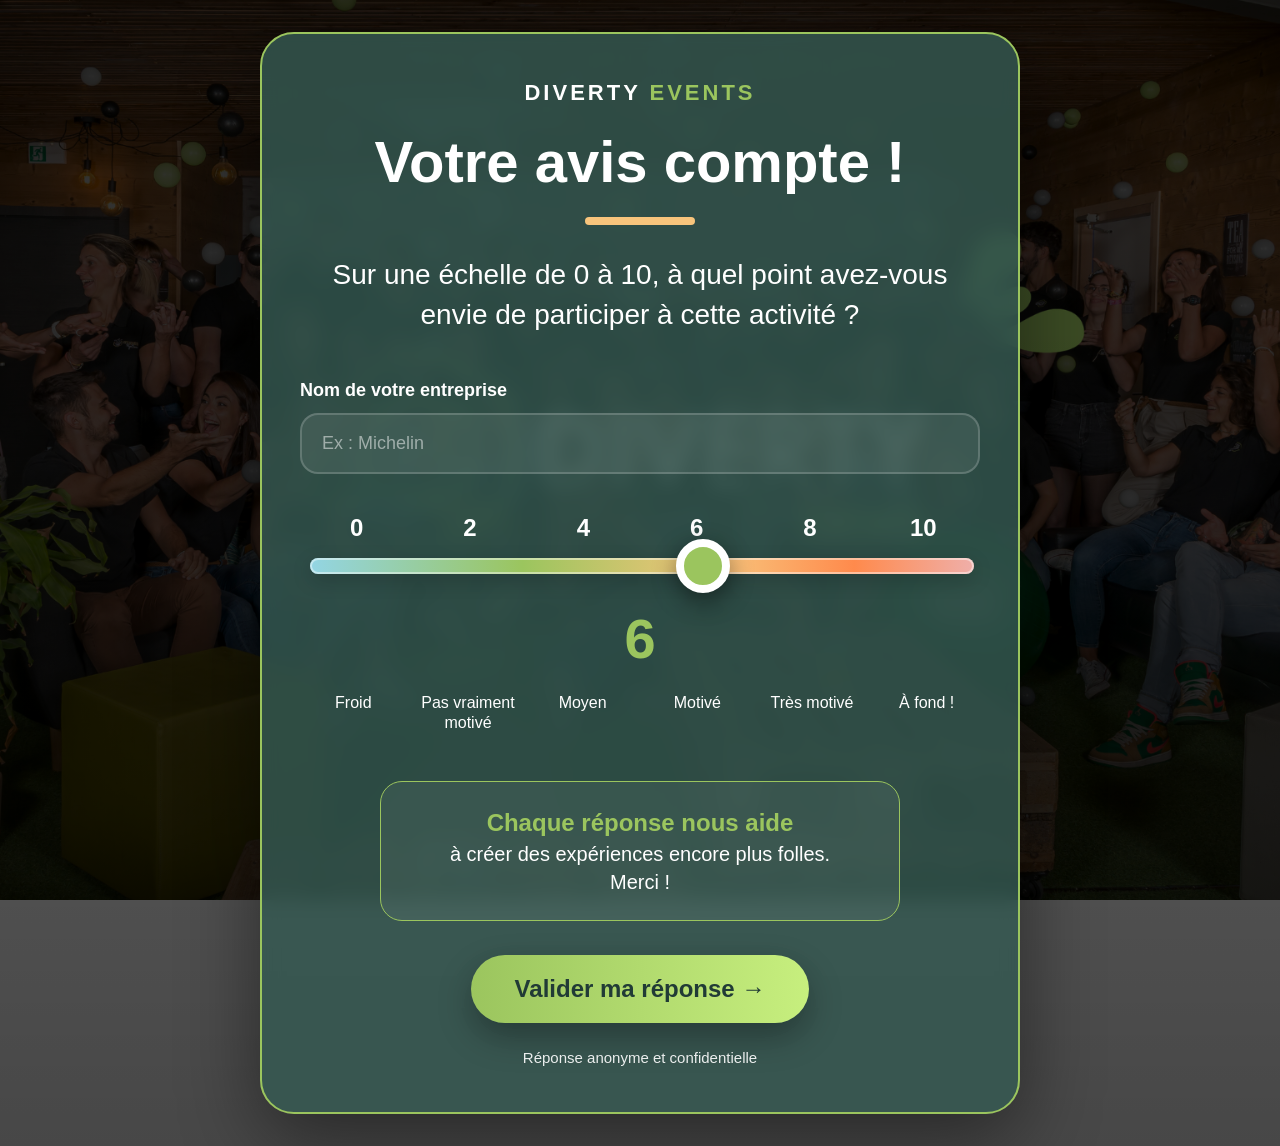
<file: index.html>
<!DOCTYPE html>
<html lang="fr">
<head>
  <meta charset="UTF-8" />
  <meta name="viewport" content="width=device-width, initial-scale=1.0" />
  <title>Baromètre Diverty</title>

  <style>
    :root {
      --vert: #9bc55e;
      --vert-fonce: #355952;
      --jaune: #f8c47c;
      --rose: #efafaa;
      --bleu: #93d5e4;
      --blanc: #ffffff;
    }

    * {
      box-sizing: border-box;
    }

    body {
      margin: 0;
      min-height: 100vh;
      font-family: Futura, "Trebuchet MS", Arial, sans-serif;
      color: var(--blanc);

      background:
        linear-gradient(rgba(0,0,0,0.58), rgba(0,0,0,0.72)),
        url("fond-diverty.png") center / cover no-repeat fixed;

      display: flex;
      align-items: center;
      justify-content: center;
      padding: 32px 18px;
    }

    .card {
      width: 100%;
      max-width: 760px;
      padding: 46px 38px;
      border-radius: 34px;

      background: rgba(53, 89, 82, 0.82);

      border: 2px solid var(--vert);

      box-shadow: 0 24px 80px rgba(0,0,0,0.45);

      backdrop-filter: blur(10px);

      text-align: center;
    }

    .logo {
      font-size: 22px;
      font-weight: 700;
      letter-spacing: 3px;
      margin-bottom: 26px;
    }

    .logo span {
      color: var(--vert);
    }

    h1 {
      font-size: clamp(34px, 6vw, 58px);
      margin: 0;
      line-height: 1.05;
    }

    .underline {
      width: 110px;
      height: 8px;
      background: var(--jaune);
      border-radius: 99px;
      margin: 24px auto 30px;
    }

    .question {
      font-size: clamp(20px, 3vw, 28px);
      line-height: 1.45;
      margin-bottom: 44px;
    }

    /* ENTREPRISE */

    .company-field {
      margin-bottom: 40px;
      text-align: left;
    }

    .company-field label {
      display: block;
      margin-bottom: 12px;
      font-size: 18px;
      font-weight: 600;
      color: var(--blanc);
    }

    .company-field input {
      width: 100%;
      padding: 18px 20px;
      border-radius: 18px;
      border: 2px solid rgba(255,255,255,0.18);

      background: rgba(255,255,255,0.08);

      color: white;

      font-size: 18px;

      font-family: inherit;

      outline: none;

      transition:
        border 0.2s ease,
        background 0.2s ease,
        transform 0.2s ease;
    }

    .company-field input::placeholder {
      color: rgba(255,255,255,0.5);
    }

    .company-field input:focus {
      border-color: var(--vert);
      background: rgba(255,255,255,0.12);
      transform: translateY(-1px);
    }

    /* SLIDER */

    .scale-numbers {
      display: grid;
      grid-template-columns: repeat(6, 1fr);
      margin-bottom: 14px;
      font-size: 24px;
      font-weight: 700;
    }

    .slider-wrap {
      position: relative;
      padding: 0 8px;
    }

    input[type="range"] {
      -webkit-appearance: none;
      appearance: none;

      width: 100%;
      height: 16px;

      border-radius: 999px;

      outline: none;

      background: linear-gradient(
        90deg,
        var(--bleu) 0%,
        var(--vert) 32%,
        var(--jaune) 62%,
        #ff8a4c 82%,
        var(--rose) 100%
      );

      box-shadow:
        inset 0 0 0 2px rgba(255,255,255,0.45),
        0 6px 20px rgba(0,0,0,0.2);
    }

    input[type="range"]::-webkit-slider-thumb {
      -webkit-appearance: none;
      appearance: none;

      width: 54px;
      height: 54px;

      border-radius: 50%;

      background: var(--vert);

      border: 8px solid var(--blanc);

      cursor: pointer;

      box-shadow: 0 8px 24px rgba(0,0,0,0.45);

      transition:
        transform 0.15s ease,
        box-shadow 0.15s ease;
    }

    input[type="range"]::-webkit-slider-thumb:hover {
      transform: scale(1.05);
    }

    input[type="range"]::-moz-range-thumb {
      width: 54px;
      height: 54px;

      border-radius: 50%;

      background: var(--vert);

      border: 8px solid var(--blanc);

      cursor: pointer;

      box-shadow: 0 8px 24px rgba(0,0,0,0.45);
    }

    .value {
      font-size: 56px;
      color: var(--vert);
      font-weight: 800;
      margin: 28px 0 8px;
    }

    .labels {
      display: grid;
      grid-template-columns: repeat(6, 1fr);
      gap: 8px;

      margin-top: 22px;

      font-size: 16px;
      line-height: 1.25;
    }

    /* MESSAGE */

    .info {
      margin: 48px auto 34px;

      padding: 24px 28px;

      border: 1.5px solid var(--vert);

      border-radius: 22px;

      max-width: 520px;

      background: rgba(255,255,255,0.06);

      font-size: 20px;
      line-height: 1.4;
    }

    .info strong {
      color: var(--vert);
      font-size: 24px;
    }

    /* BOUTON */

    button {
      border: none;

      border-radius: 999px;

      padding: 20px 44px;

      font-size: 24px;
      font-weight: 800;

      font-family: inherit;

      cursor: pointer;

      color: #213b36;

      background: linear-gradient(
        90deg,
        var(--vert),
        #c7ef7e
      );

      box-shadow: 0 14px 34px rgba(0,0,0,0.32);

      transition:
        transform 0.15s ease,
        box-shadow 0.15s ease;
    }

    button:hover {
      transform: translateY(-2px);

      box-shadow:
        0 18px 40px rgba(0,0,0,0.4);
    }

    .privacy {
      margin-top: 26px;
      font-size: 15px;
      opacity: 0.9;
    }

    /* MOBILE */

    @media (max-width: 600px) {

      .card {
        padding: 34px 22px;
      }

      .scale-numbers {
        font-size: 18px;
      }

      .labels {
        font-size: 12px;
      }

      button {
        width: 100%;
        font-size: 20px;
      }

      .company-field input {
        font-size: 16px;
      }

    }
  </style>
</head>

<body>

  <main class="card">

    <div class="logo">
      DIVERTY <span>EVENTS</span>
    </div>

    <h1>Votre avis compte !</h1>

    <div class="underline"></div>

    <div class="question">
      Sur une échelle de 0 à 10,
      à quel point avez-vous envie
      de participer à cette activité ?
    </div>

    <!-- ENTREPRISE -->

    <div class="company-field">

      <label for="company">
        Nom de votre entreprise
      </label>

      <input
        type="text"
        id="company"
        placeholder="Ex : Michelin"
      />

    </div>

    <!-- SLIDER -->

    <div class="scale-numbers">
      <span>0</span>
      <span>2</span>
      <span>4</span>
      <span>6</span>
      <span>8</span>
      <span>10</span>
    </div>

    <div class="slider-wrap">

      <input
        type="range"
        id="score"
        min="0"
        max="10"
        step="2"
        value="6"
      />

    </div>

    <div class="value" id="scoreValue">
      6
    </div>

    <div class="labels">
      <span>Froid</span>
      <span>Pas vraiment motivé</span>
      <span>Moyen</span>
      <span>Motivé</span>
      <span>Très motivé</span>
      <span>À fond !</span>
    </div>

    <!-- MESSAGE -->

    <div class="info">

      <strong>
        Chaque réponse nous aide
      </strong>

      <br />

      à créer des expériences encore plus folles.

      <br />

      Merci !

    </div>

    <!-- BOUTON -->

  <button
  id="submitButton"
  type="button"
  onclick="submitForm()"
>
  Valider ma réponse →
</button>
    <div class="privacy">
      Réponse anonyme et confidentielle
    </div>

  </main>

<script>
  /*
    URL DU GOOGLE APPS SCRIPT
    Remplace le texte ci-dessous par ton URL terminant par /exec
  */
  const SCRIPT_URL =
    "https://script.google.com/macros/s/AKfycbybjy8WSfvT1bGDnrUmUls4hxWWXVfRNHD_NKe6iV78TIjiMwP1smMzFYrrGhwJTnXX/exec";

  /*
    NOM DE L'ACTIVITÉ OU DU QUESTIONNAIRE
    Tu peux changer cette valeur sur chaque page dupliquée.
  */
  const ACTIVITE =
    "Burger Party - Avant évènement";

  /*
    URL DE REDIRECTION APRÈS L'ENREGISTREMENT
  */
  const REDIRECT_URL =
    "https://experiencesdiverty.github.io/indice-mystere/index.html";

  const score =
    document.getElementById("score");

  const scoreValue =
    document.getElementById("scoreValue");

  const submitButton =
    document.getElementById("submitButton");

  score.addEventListener("input", () => {
    scoreValue.textContent = score.value;
  });

  async function submitForm() {
    const client =
      document
        .getElementById("company")
        .value
        .trim();

    const note =
      Number(score.value);

    if (!client) {
      alert("Merci de renseigner le nom de votre entreprise.");
      return;
    }

    submitButton.disabled = true;
    submitButton.textContent = "Enregistrement...";

    const payload = {
      client: client,
      activite: ACTIVITE,
      note: note
    };

    try {
      await fetch(SCRIPT_URL, {
        method: "POST",
        mode: "no-cors",
        headers: {
          "Content-Type": "text/plain;charset=utf-8"
        },
        body: JSON.stringify(payload)
      });

      window.location.href = REDIRECT_URL;

    } catch (error) {
      console.error(error);

      submitButton.disabled = false;
      submitButton.textContent = "Valider ma réponse →";

      alert(
        "La réponse n'a pas pu être enregistrée. Merci de réessayer."
      );
    }
  }
</script>

</body>
</html>
</file>
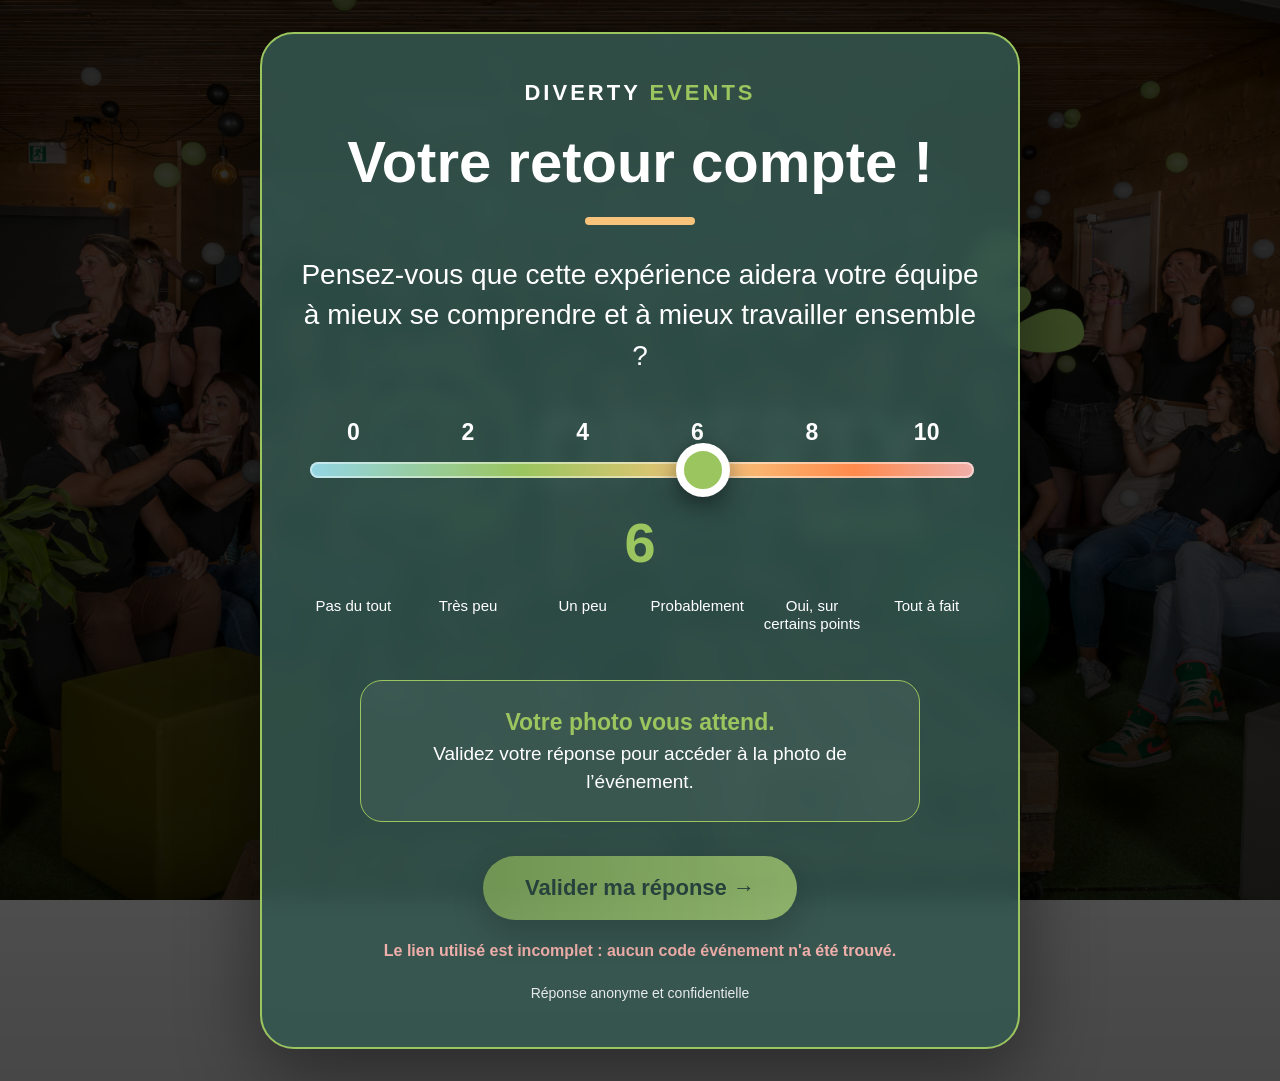
<file: formation/question-test/apres.html>
<!DOCTYPE html>
<html lang="fr">
<head>
  <meta charset="UTF-8" />
  <meta name="viewport" content="width=device-width, initial-scale=1.0" />

  <title>Après l’activité — Santé mentale</title>

  <link rel="stylesheet" href="../../styles/style.css" />
</head>

<body>
  <main class="card">
    <div class="logo">
      DIVERTY <span>EVENTS</span>
    </div>

    <h1>Votre retour compte !</h1>

    <div class="underline"></div>

    <div class="question" id="questionText"></div>

    <div class="scale-numbers">
      <span>0</span>
      <span>2</span>
      <span>4</span>
      <span>6</span>
      <span>8</span>
      <span>10</span>
    </div>

    <div class="slider-wrap">
      <input
        type="range"
        id="score"
        min="0"
        max="10"
        step="2"
        value="6"
      />
    </div>

    <div class="value" id="scoreValue">6</div>

    <div class="labels">
      <span id="label0"></span>
      <span id="label2"></span>
      <span id="label4"></span>
      <span id="label6"></span>
      <span id="label8"></span>
      <span id="label10"></span>
    </div>

    <div class="info">
      <strong>Votre photo vous attend.</strong>
      <br />
      Validez votre réponse pour accéder à la photo de l’événement.
    </div>

    <button
      id="submitButton"
      type="button"
      onclick="submitForm()"
    >
      Valider ma réponse →
    </button>

    <div class="error-message" id="errorMessage"></div>

    <div class="privacy">
      Réponse anonyme et confidentielle
    </div>
  </main>

  <script>
    const CONFIG = {
      activity: "Serious Game Santé mentale",

      moment: "Après",

      question:
        "Pensez-vous que cette expérience aidera votre équipe à mieux se comprendre et à mieux travailler ensemble ?",

      labels: {
        0: "Pas du tout",
        2: "Très peu",
        4: "Un peu",
        6: "Probablement",
        8: "Oui, sur certains points",
        10: "Tout à fait"
      },

      redirectPage: "photo.html",

      scriptUrl:
        "https://script.google.com/macros/s/AKfycbwvOaD7CaTIw763Fr-FqAxHytmID2fBGBx-mZBUOHrWX-6uUU8zPX9HoGNw_8gGPDRT/exec"
    };
  </script>

  <script src="../../scripts/questionnaire.js"></script>
</body>
</html>
</file>
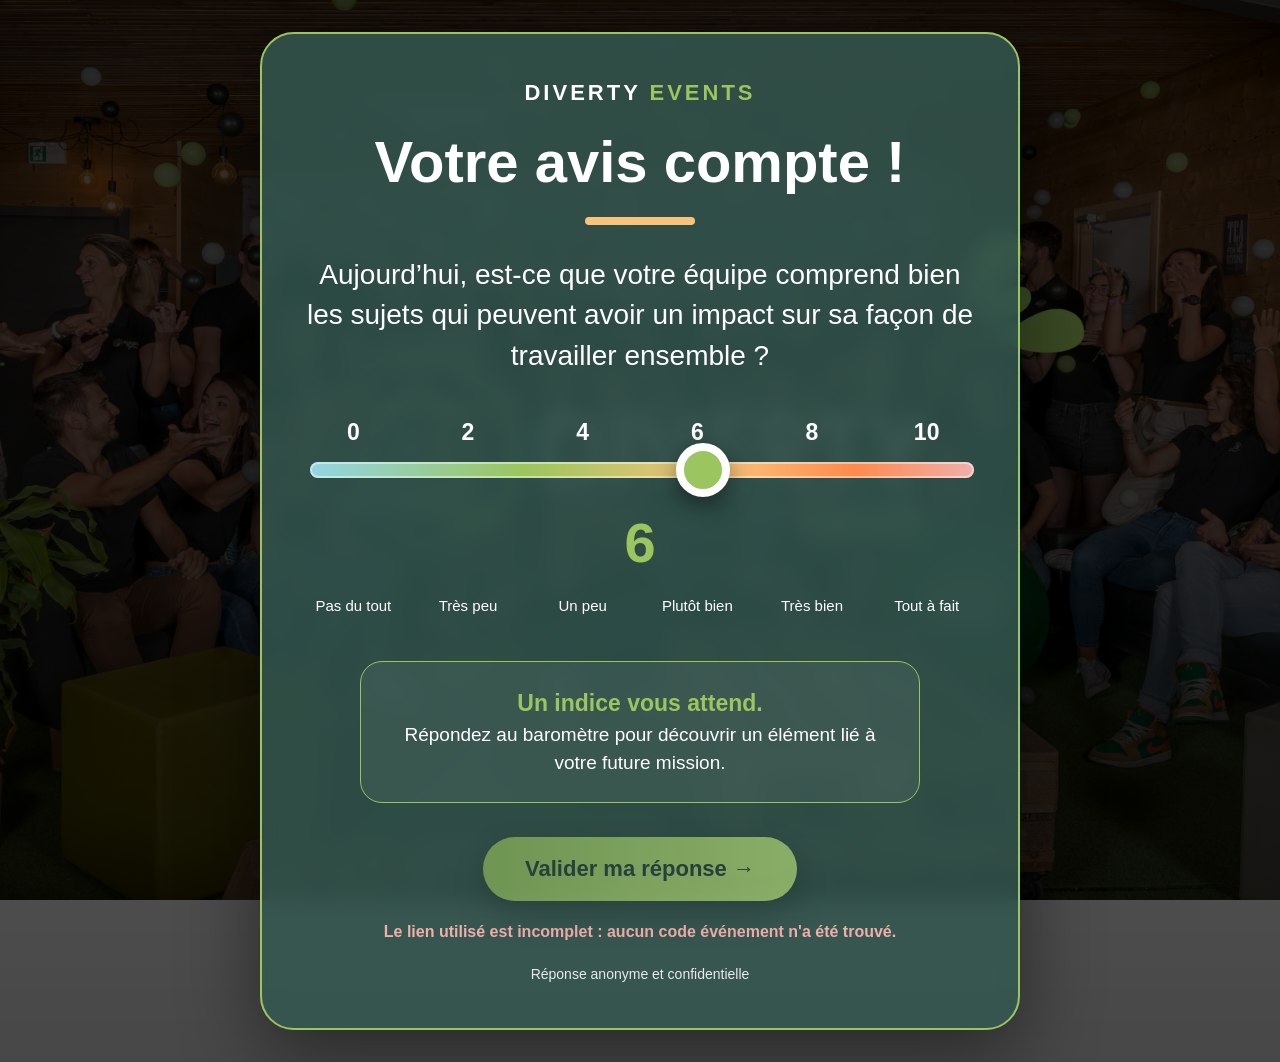
<file: formation/question-test/avant.html>
<!DOCTYPE html>
<html lang="fr">
<head>
  <meta charset="UTF-8" />
  <meta name="viewport" content="width=device-width, initial-scale=1.0" />

  <title>Avant l’activité — Santé mentale</title>

  <link rel="stylesheet" href="../../styles/style.css" />
</head>

<body>
  <main class="card">
    <div class="logo">
      DIVERTY <span>EVENTS</span>
    </div>

    <h1>Votre avis compte !</h1>

    <div class="underline"></div>

    <div class="question" id="questionText"></div>

    <div class="scale-numbers">
      <span>0</span>
      <span>2</span>
      <span>4</span>
      <span>6</span>
      <span>8</span>
      <span>10</span>
    </div>

    <div class="slider-wrap">
      <input
        type="range"
        id="score"
        min="0"
        max="10"
        step="2"
        value="6"
      />
    </div>

    <div class="value" id="scoreValue">6</div>

    <div class="labels">
      <span id="label0"></span>
      <span id="label2"></span>
      <span id="label4"></span>
      <span id="label6"></span>
      <span id="label8"></span>
      <span id="label10"></span>
    </div>

    <div class="info">
      <strong>Un indice vous attend.</strong>
      <br />
      Répondez au baromètre pour découvrir un élément lié à votre future mission.
    </div>

    <button
      id="submitButton"
      type="button"
      onclick="submitForm()"
    >
      Valider ma réponse →
    </button>

    <div class="error-message" id="errorMessage"></div>

    <div class="privacy">
      Réponse anonyme et confidentielle
    </div>
  </main>

  <script>
    const CONFIG = {
      activity: "Serious Game Santé mentale",

      moment: "Avant",

      question:
        "Aujourd’hui, est-ce que votre équipe comprend bien les sujets qui peuvent avoir un impact sur sa façon de travailler ensemble ?",

      labels: {
        0: "Pas du tout",
        2: "Très peu",
        4: "Un peu",
        6: "Plutôt bien",
        8: "Très bien",
        10: "Tout à fait"
      },

      redirectPage: "indice.html",

      scriptUrl:
        "https://script.google.com/macros/s/AKfycbwvOaD7CaTIw763Fr-FqAxHytmID2fBGBx-mZBUOHrWX-6uUU8zPX9HoGNw_8gGPDRT/exec"
    };
  </script>

  <script src="../../scripts/questionnaire.js"></script>
</body>
</html>
</file>
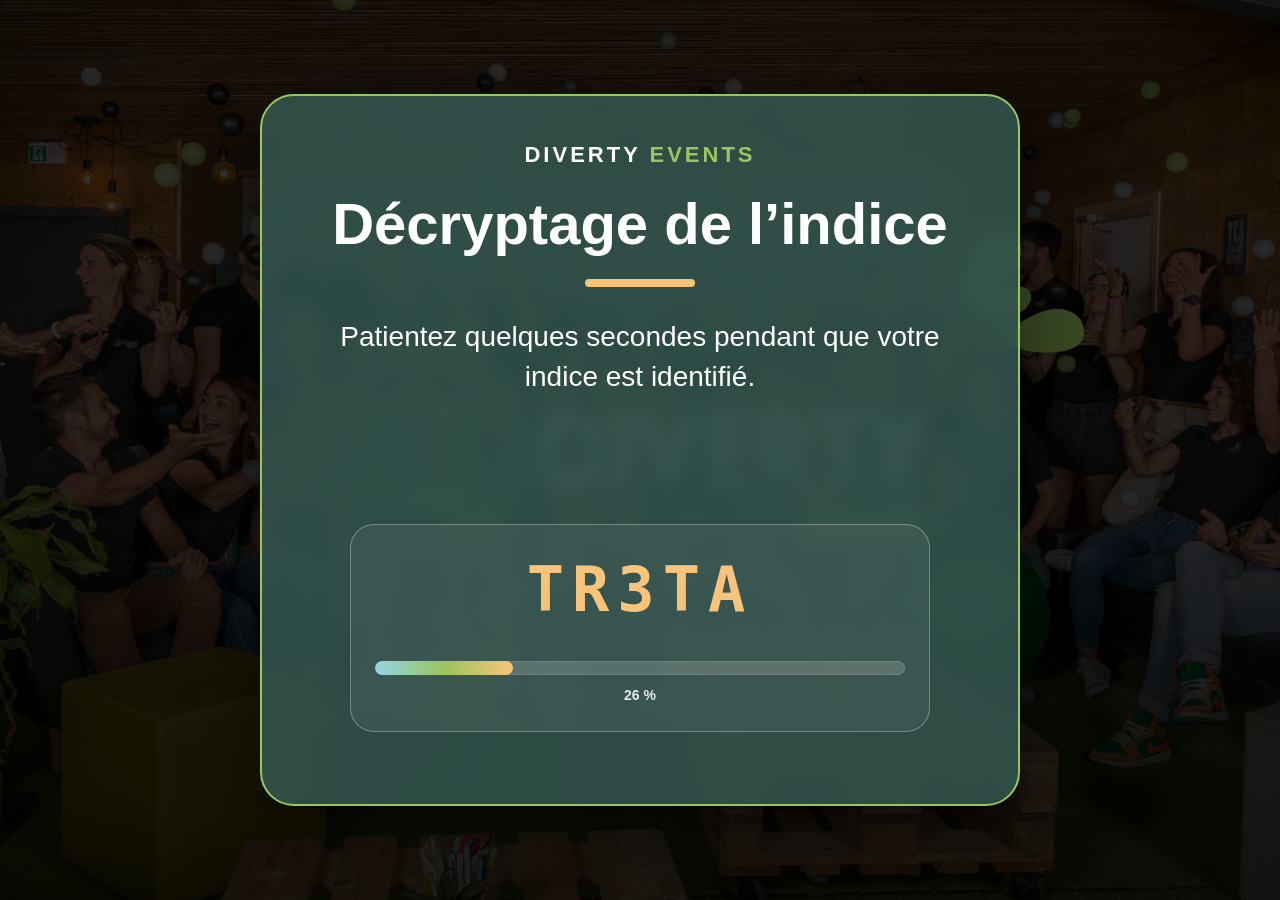
<file: formation/question-test/indice.html>
<!DOCTYPE html>
<html lang="fr">
<head>
  <meta charset="UTF-8" />
  <meta name="viewport" content="width=device-width, initial-scale=1.0" />

  <title id="pageTitle">Décryptage de l’indice</title>

  <link rel="stylesheet" href="../../styles/style.css" />

  <style>
    .decrypt-card {
      overflow: hidden;
    }

    .decrypt-title {
      min-height: 1.5em;
      transition: opacity 0.25s ease;
    }

    .decrypt-zone {
      max-width: 580px;
      margin: 34px auto 26px;
      padding: 28px 24px;

      border: 1px solid rgba(255, 255, 255, 0.3);
      border-radius: 24px;

      background: rgba(255, 255, 255, 0.06);
    }

    .decrypt-code {
      min-height: 1.3em;
      margin-bottom: 28px;

      color: var(--jaune);
      font-family: Consolas, Monaco, monospace;
      font-size: clamp(32px, 8vw, 62px);
      font-weight: 900;
      letter-spacing: 8px;
      line-height: 1.2;
      word-break: break-all;
    }

    .progress-track {
      width: 100%;
      height: 14px;

      overflow: hidden;
      border-radius: 999px;

      background: rgba(255, 255, 255, 0.16);
      box-shadow: inset 0 0 0 1px rgba(255, 255, 255, 0.14);
    }

    .progress-bar {
      width: 0%;
      height: 100%;

      border-radius: inherit;

      background: linear-gradient(
        90deg,
        var(--bleu),
        var(--vert),
        var(--jaune)
      );

      transition: width 0.15s linear;
    }

    .progress-value {
      margin-top: 12px;

      font-size: 14px;
      font-weight: 700;
      opacity: 0.88;
    }

    .final-content {
      display: none;
      opacity: 0;
      transform: translateY(16px);

      transition:
        opacity 0.55s ease,
        transform 0.55s ease;
    }

    .final-content.visible {
      display: block;
    }

    .final-content.revealed {
      opacity: 1;
      transform: translateY(0);
    }

    .success-line {
      margin-bottom: 18px;

      color: var(--vert);
      font-size: 18px;
      font-weight: 800;
      letter-spacing: 0.5px;
    }

    .revealed-label {
      margin-bottom: 14px;

      font-size: 19px;
      opacity: 0.92;
    }

    .revealed-code {
      display: inline-block;

      margin: 8px auto 28px;
      padding: 24px 34px;

      border-radius: 24px;

      color: var(--vert-fonce);
      background: var(--blanc);

      font-size: clamp(38px, 9vw, 72px);
      font-weight: 900;
      letter-spacing: 4px;

      box-shadow: 0 18px 45px rgba(0, 0, 0, 0.35);
    }

    .letter-pop {
      display: inline-block;

      opacity: 0;
      transform: translateY(12px) scale(0.75);

      animation: revealLetter 0.34s forwards;
    }

    @keyframes revealLetter {
      to {
        opacity: 1;
        transform: translateY(0) scale(1);
      }
    }

    @media (max-width: 600px) {
      .decrypt-code {
        letter-spacing: 4px;
      }

      .decrypt-zone {
        padding: 24px 16px;
      }

      .revealed-code {
        padding: 22px 18px;
        letter-spacing: 2px;
      }
    }
  </style>
</head>

<body>
  <main class="card decrypt-card">
    <div class="logo">
      DIVERTY <span>EVENTS</span>
    </div>

    <h1 id="mainTitle"></h1>

    <div class="underline"></div>

    <div id="decryptSection">
      <div class="intro" id="introText"></div>

      <div class="intro decrypt-title" id="statusText"></div>

      <div class="decrypt-zone">
        <div class="decrypt-code" id="scrambledCode">
          X7P4K9
        </div>

        <div class="progress-track">
          <div class="progress-bar" id="progressBar"></div>
        </div>

        <div class="progress-value" id="progressValue">
          0 %
        </div>
      </div>
    </div>

    <div class="final-content" id="finalContent">
      <div class="success-line" id="successText"></div>

      <div class="revealed-label" id="resultLabel"></div>

      <div class="revealed-code" id="revealedCode"></div>

      <div class="info">
        <strong id="finalTitle"></strong>
        <br />
        <span id="finalText"></span>
      </div>

      <div class="small" id="footerText"></div>
    </div>
  </main>

  <script>
    /* =====================================================
       CONFIGURATION À MODIFIER
       Modifie uniquement cette partie pour une autre activité
       ===================================================== */

    const CONFIG = {
      pageTitle:
        "Décryptage de l’indice",

      mainTitle:
        "Décryptage de l’indice",

      introText:
        "Patientez quelques secondes pendant que votre indice est identifié.",

      indices: [
        "EMOTIONS",
        "FILM",
        "RILEY"
      ],

      messages: [
        "Connexion au serveur DIVERTY...",
        "Analyse des réponses...",
        "Recherche d’un indice...",
        "Décryptage en cours..."
      ],

      identifiedMessage:
        "Indice identifié...",

      successText:
        "✓ Décryptage terminé",

      resultLabel:
        "Votre indice personnel est :",

      finalTitle:
        "Gardez-le précieusement.",

      finalText:
        "D’autres participants ont peut-être reçu un indice différent. Échangez entre vous pour découvrir le mot mystère.",

      footerText:
        "Merci pour votre participation.",

      totalDuration:
        4200,

      finalPause:
        450,

      letterRevealDelay:
        120,

      scrambleSpeed:
        85,

      scrambleCharacters:
        "ABCDEFGHIJKLMNOPQRSTUVWXYZ0123456789#@%&"
    };

    /* =====================================================
       FIN DE LA CONFIGURATION
       Ne pas modifier la partie ci-dessous
       ===================================================== */

    const pageTitle =
      document.getElementById("pageTitle");

    const mainTitle =
      document.getElementById("mainTitle");

    const introText =
      document.getElementById("introText");

    const statusText =
      document.getElementById("statusText");

    const scrambledCode =
      document.getElementById("scrambledCode");

    const progressBar =
      document.getElementById("progressBar");

    const progressValue =
      document.getElementById("progressValue");

    const decryptSection =
      document.getElementById("decryptSection");

    const finalContent =
      document.getElementById("finalContent");

    const successText =
      document.getElementById("successText");

    const resultLabel =
      document.getElementById("resultLabel");

    const revealedCode =
      document.getElementById("revealedCode");

    const finalTitle =
      document.getElementById("finalTitle");

    const finalText =
      document.getElementById("finalText");

    const footerText =
      document.getElementById("footerText");

    function validateConfig() {
      if (
        !Array.isArray(CONFIG.indices) ||
        CONFIG.indices.length === 0
      ) {
        throw new Error(
          "La liste CONFIG.indices doit contenir au moins un indice."
        );
      }

      if (
        !Array.isArray(CONFIG.messages) ||
        CONFIG.messages.length === 0
      ) {
        throw new Error(
          "La liste CONFIG.messages doit contenir au moins un message."
        );
      }

      if (
        !Number.isFinite(CONFIG.totalDuration) ||
        CONFIG.totalDuration < 500
      ) {
        throw new Error(
          "CONFIG.totalDuration doit être supérieur ou égal à 500 millisecondes."
        );
      }
    }

    function applyConfigTexts() {
      document.title = CONFIG.pageTitle;

      pageTitle.textContent =
        CONFIG.pageTitle;

      mainTitle.textContent =
        CONFIG.mainTitle;

      introText.textContent =
        CONFIG.introText;

      statusText.textContent =
        CONFIG.messages[0];

      successText.textContent =
        CONFIG.successText;

      resultLabel.textContent =
        CONFIG.resultLabel;

      finalTitle.textContent =
        CONFIG.finalTitle;

      finalText.textContent =
        CONFIG.finalText;

      footerText.textContent =
        CONFIG.footerText;
    }

    const selectedIndex =
      CONFIG.indices[
        Math.floor(Math.random() * CONFIG.indices.length)
      ];

    function createRandomCode(length) {
      let result = "";

      for (let i = 0; i < length; i += 1) {
        const randomPosition =
          Math.floor(
            Math.random() *
            CONFIG.scrambleCharacters.length
          );

        result +=
          CONFIG.scrambleCharacters[randomPosition];
      }

      return result;
    }

    function updateMessage(progress) {
      const messageCount =
        CONFIG.messages.length;

      const messageIndex =
        Math.min(
          Math.floor(progress * messageCount),
          messageCount - 1
        );

      const nextMessage =
        CONFIG.messages[messageIndex];

      if (statusText.textContent === nextMessage) {
        return;
      }

      statusText.style.opacity = "0";

      window.setTimeout(() => {
        statusText.textContent =
          nextMessage;

        statusText.style.opacity =
          "1";
      }, 160);
    }

    function revealFinalCode() {
      decryptSection.style.display =
        "none";

      revealedCode.innerHTML =
        "";

      selectedIndex
        .split("")
        .forEach((letter, index) => {
          const span =
            document.createElement("span");

          span.className =
            "letter-pop";

          span.textContent =
            letter;

          span.style.animationDelay =
            `${index * CONFIG.letterRevealDelay}ms`;

          revealedCode.appendChild(span);
        });

      finalContent.classList.add(
        "visible"
      );

      window.requestAnimationFrame(() => {
        finalContent.classList.add(
          "revealed"
        );
      });
    }

    function startDecryptAnimation() {
      const startTime =
        performance.now();

      const scrambleInterval =
        window.setInterval(() => {
          scrambledCode.textContent =
            createRandomCode(
              selectedIndex.length
            );
        }, CONFIG.scrambleSpeed);

      function animate(currentTime) {
        const elapsed =
          currentTime - startTime;

        const progress =
          Math.min(
            elapsed / CONFIG.totalDuration,
            1
          );

        const percentage =
          Math.round(progress * 100);

        progressBar.style.width =
          `${percentage}%`;

        progressValue.textContent =
          `${percentage} %`;

        updateMessage(progress);

        if (progress < 1) {
          window.requestAnimationFrame(
            animate
          );

          return;
        }

        window.clearInterval(
          scrambleInterval
        );

        scrambledCode.textContent =
          selectedIndex;

        statusText.textContent =
          CONFIG.identifiedMessage;

        window.setTimeout(
          revealFinalCode,
          CONFIG.finalPause
        );
      }

      window.requestAnimationFrame(
        animate
      );
    }

    try {
      validateConfig();
      applyConfigTexts();
      startDecryptAnimation();
    } catch (error) {
      console.error(error);

      mainTitle.textContent =
        "Une erreur est survenue";

      introText.textContent =
        "La configuration de cette page est incomplète.";

      statusText.textContent =
        error.message;

      progressValue.textContent =
        "";
    }
  </script>
</body>
</html>
</file>
<file: styles/style.css>
:root {
  --vert: #9bc55e;
  --vert-fonce: #355952;
  --jaune: #f8c47c;
  --rose: #efafaa;
  --bleu: #93d5e4;
  --blanc: #ffffff;
}

* {
  box-sizing: border-box;
}

body {
  margin: 0;
  min-height: 100vh;
  padding: 32px 18px;

  font-family: Futura, "Trebuchet MS", Arial, sans-serif;
  color: var(--blanc);

  background:
    linear-gradient(rgba(0, 0, 0, 0.58), rgba(0, 0, 0, 0.72)),
    url("../fond-diverty.png") center / cover no-repeat fixed;

  display: flex;
  align-items: center;
  justify-content: center;
}

.card {
  width: 100%;
  max-width: 760px;
  padding: 46px 38px;

  border: 2px solid var(--vert);
  border-radius: 34px;

  background: rgba(53, 89, 82, 0.84);
  box-shadow: 0 24px 80px rgba(0, 0, 0, 0.45);

  backdrop-filter: blur(10px);
  text-align: center;
}

.logo {
  margin-bottom: 26px;

  font-size: 22px;
  font-weight: 700;
  letter-spacing: 3px;
}

.logo span {
  color: var(--vert);
}

h1 {
  margin: 0;

  font-size: clamp(34px, 6vw, 58px);
  line-height: 1.05;
}

.underline {
  width: 110px;
  height: 8px;
  margin: 24px auto 30px;

  border-radius: 999px;
  background: var(--jaune);
}

.question,
.intro {
  margin-bottom: 42px;

  font-size: clamp(20px, 3vw, 28px);
  line-height: 1.45;
}

.scale-numbers,
.labels {
  display: grid;
  grid-template-columns: repeat(6, 1fr);
  gap: 8px;
}

.scale-numbers {
  margin-bottom: 14px;

  font-size: 23px;
  font-weight: 700;
}

.slider-wrap {
  padding: 0 8px;
}

input[type="range"] {
  width: 100%;
  height: 16px;

  appearance: none;
  -webkit-appearance: none;

  border-radius: 999px;
  outline: none;

  background: linear-gradient(
    90deg,
    var(--bleu) 0%,
    var(--vert) 32%,
    var(--jaune) 62%,
    #ff8a4c 82%,
    var(--rose) 100%
  );

  box-shadow: inset 0 0 0 2px rgba(255, 255, 255, 0.45);
}

input[type="range"]::-webkit-slider-thumb {
  width: 54px;
  height: 54px;

  appearance: none;
  -webkit-appearance: none;

  border: 8px solid var(--blanc);
  border-radius: 50%;

  background: var(--vert);
  box-shadow: 0 8px 24px rgba(0, 0, 0, 0.45);

  cursor: pointer;
}

input[type="range"]::-moz-range-thumb {
  width: 38px;
  height: 38px;

  border: 8px solid var(--blanc);
  border-radius: 50%;

  background: var(--vert);
  box-shadow: 0 8px 24px rgba(0, 0, 0, 0.45);

  cursor: pointer;
}

.value {
  margin: 28px 0 12px;

  color: var(--vert);
  font-size: 56px;
  font-weight: 800;
}

.labels {
  margin-top: 22px;

  font-size: 15px;
  line-height: 1.25;
}

.info {
  max-width: 560px;
  margin: 46px auto 34px;
  padding: 24px 28px;

  border: 1.5px solid var(--vert);
  border-radius: 22px;

  background: rgba(255, 255, 255, 0.06);

  font-size: 19px;
  line-height: 1.5;
}

.info strong {
  color: var(--vert);
  font-size: 23px;
}

button {
  padding: 19px 42px;

  border: none;
  border-radius: 999px;

  color: #213b36;
  background: linear-gradient(90deg, var(--vert), #c7ef7e);

  font-family: inherit;
  font-size: 22px;
  font-weight: 800;

  box-shadow: 0 14px 34px rgba(0, 0, 0, 0.32);
  cursor: pointer;
}

button:disabled {
  opacity: 0.6;
  cursor: wait;
}

.privacy,
.small {
  margin-top: 25px;

  font-size: 14px;
  opacity: 0.88;
}

.code-box {
  display: inline-block;

  margin: 10px auto 34px;
  padding: 24px 38px;

  border-radius: 24px;

  color: var(--vert-fonce);
  background: var(--blanc);

  font-size: clamp(40px, 9vw, 72px);
  font-weight: 900;
  letter-spacing: 4px;

  box-shadow: 0 18px 45px rgba(0, 0, 0, 0.35);
}

.event-photo {
  display: block;

  width: 100%;
  max-height: 520px;
  margin: 30px auto;

  border: 5px solid var(--blanc);
  border-radius: 24px;

  object-fit: contain;
  background: rgba(255, 255, 255, 0.08);

  box-shadow: 0 18px 45px rgba(0, 0, 0, 0.35);
}

.error-message {
  margin-top: 22px;

  color: var(--rose);
  font-weight: 700;
}

@media (max-width: 600px) {
  body {
    padding: 18px 12px;
  }

  .card {
    padding: 32px 20px;
  }

  .scale-numbers {
    font-size: 17px;
  }

  .labels {
    font-size: 11px;
  }

  button {
    width: 100%;
    padding: 17px 20px;

    font-size: 19px;
  }

  .code-box {
    padding: 22px 20px;
    letter-spacing: 2px;
  }
}
</file>
